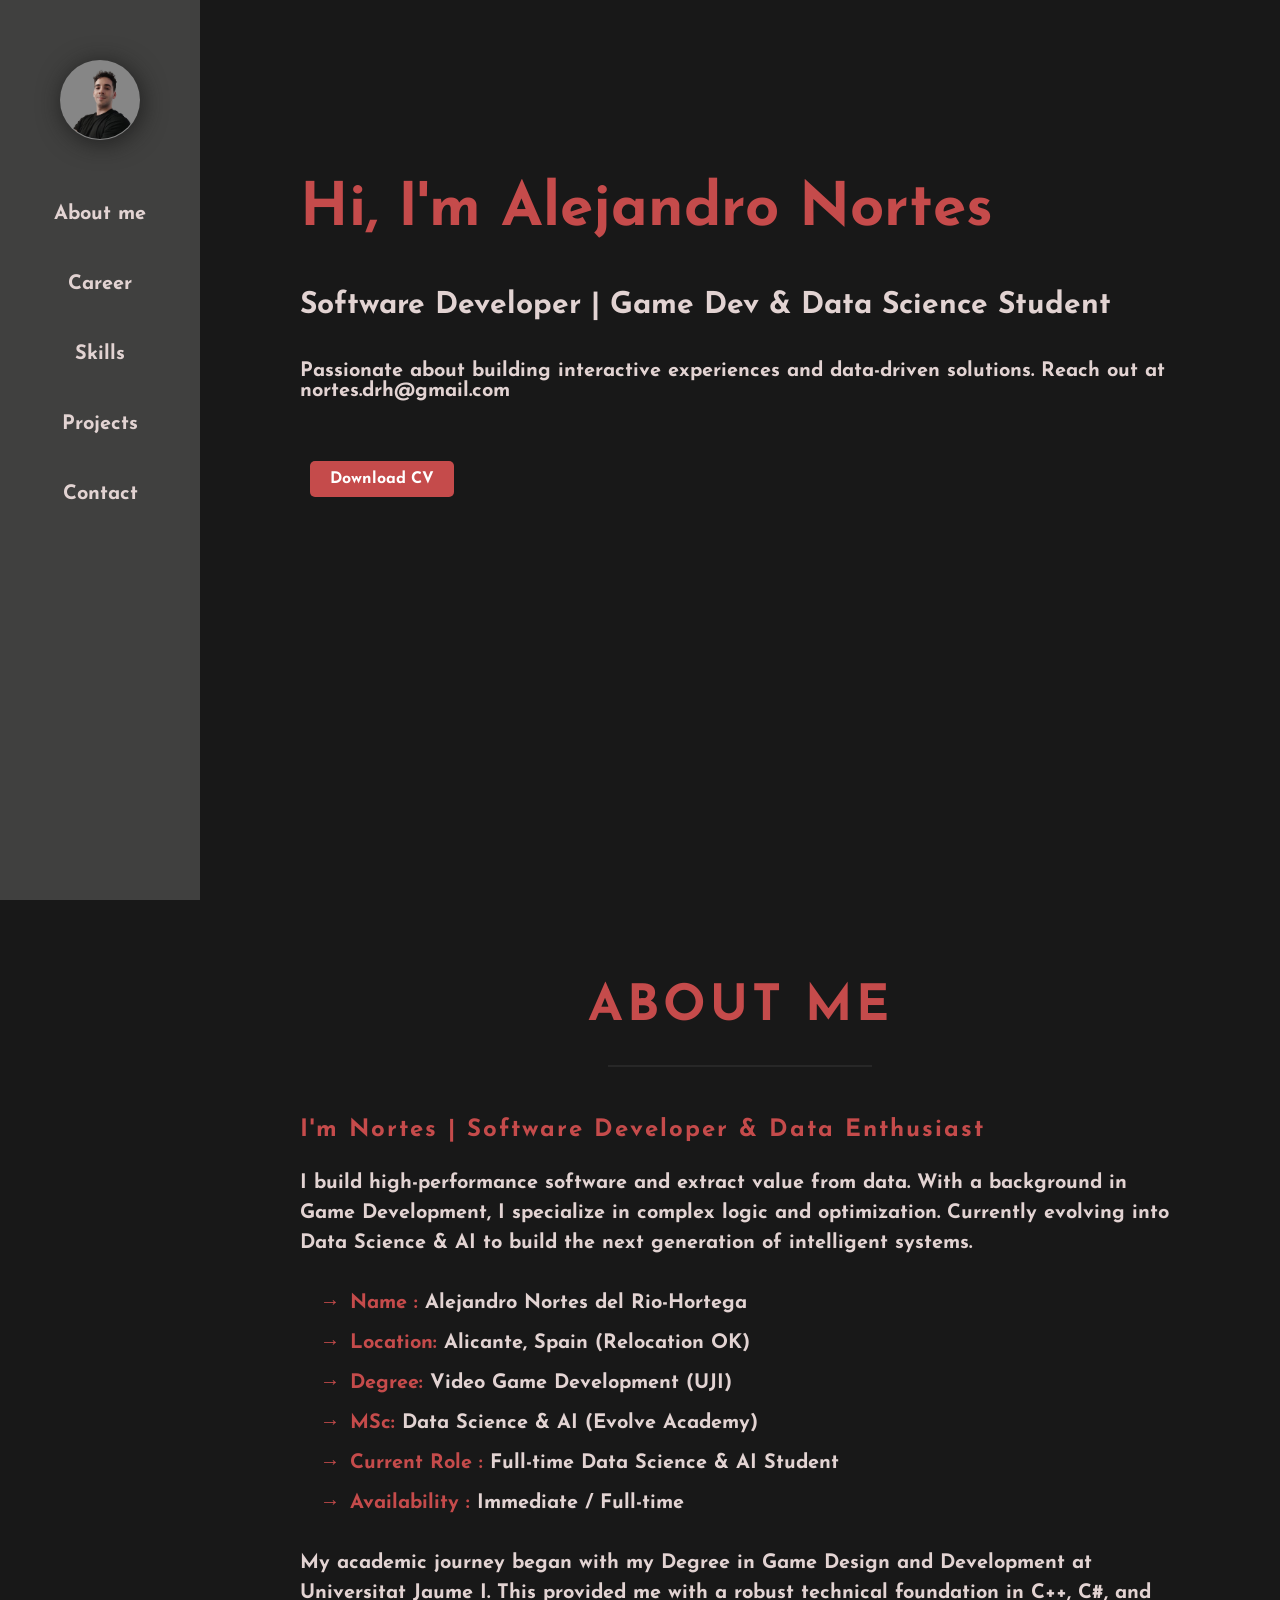
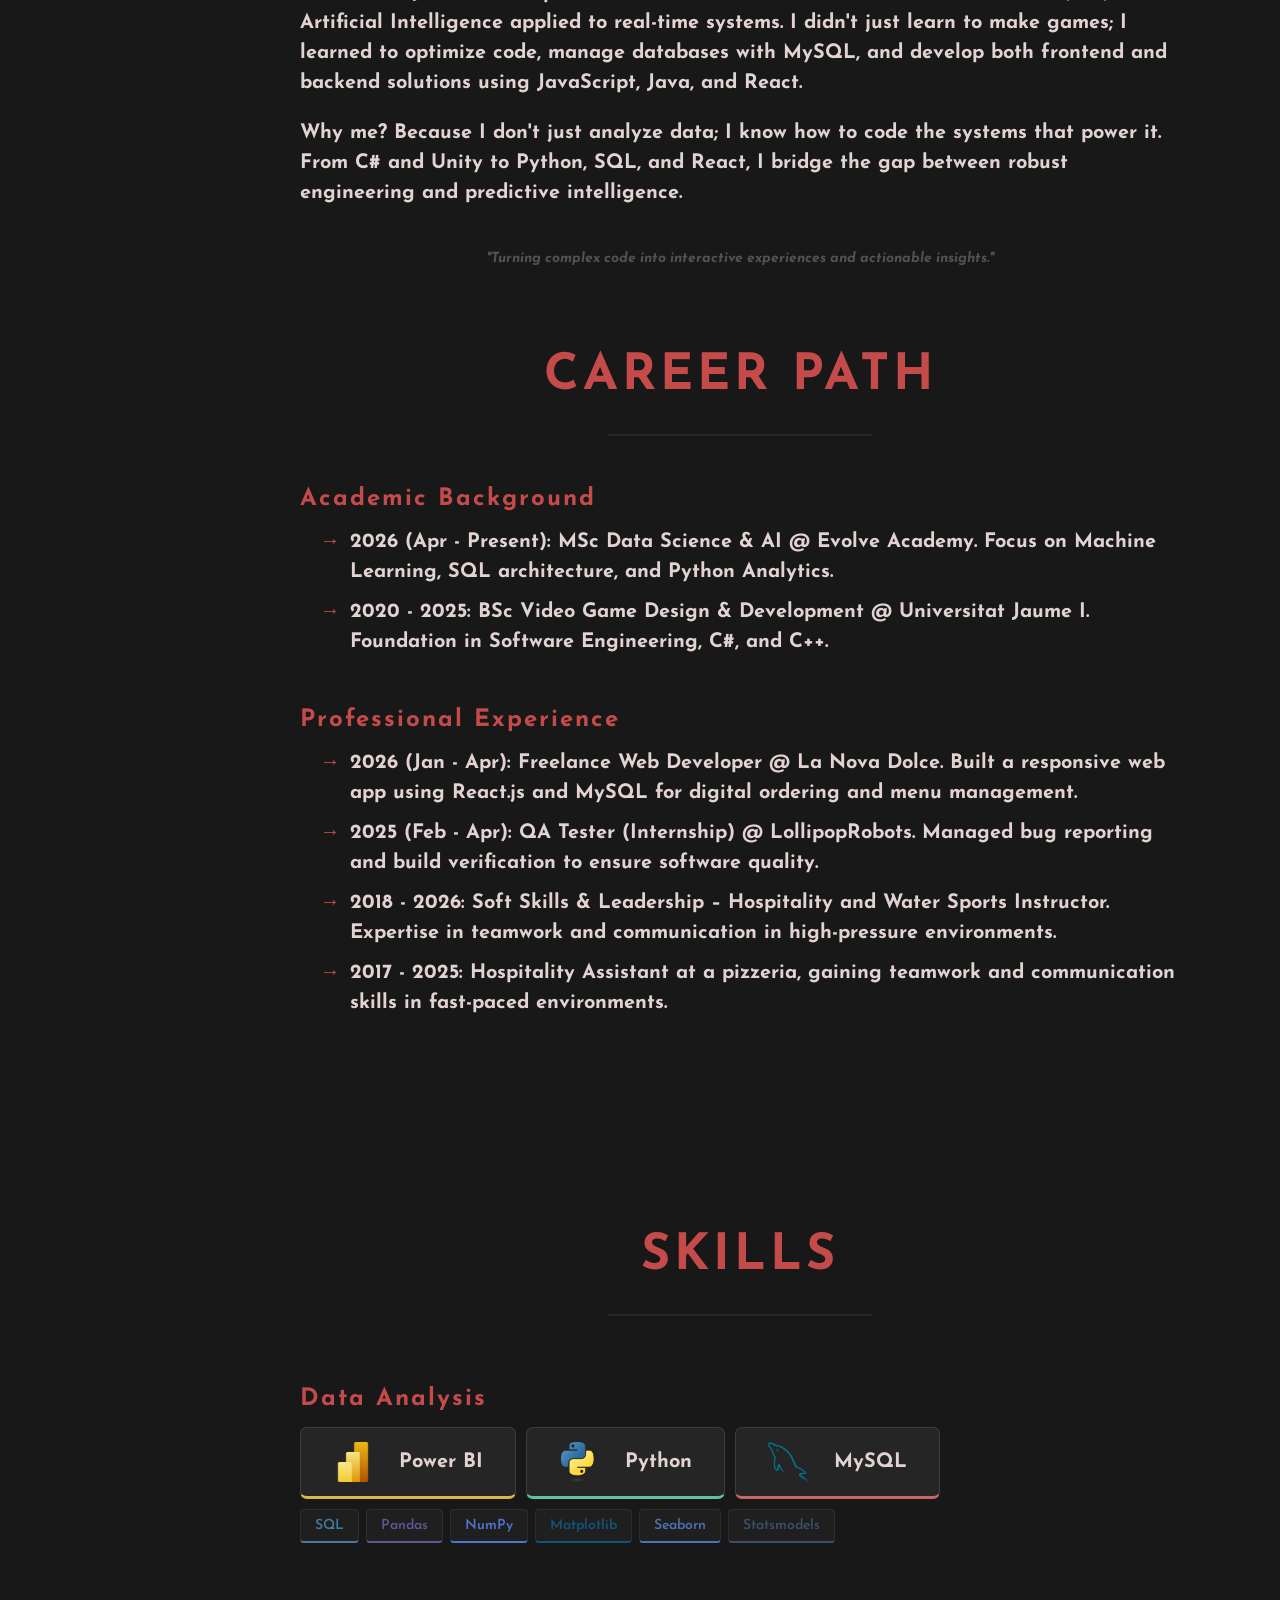
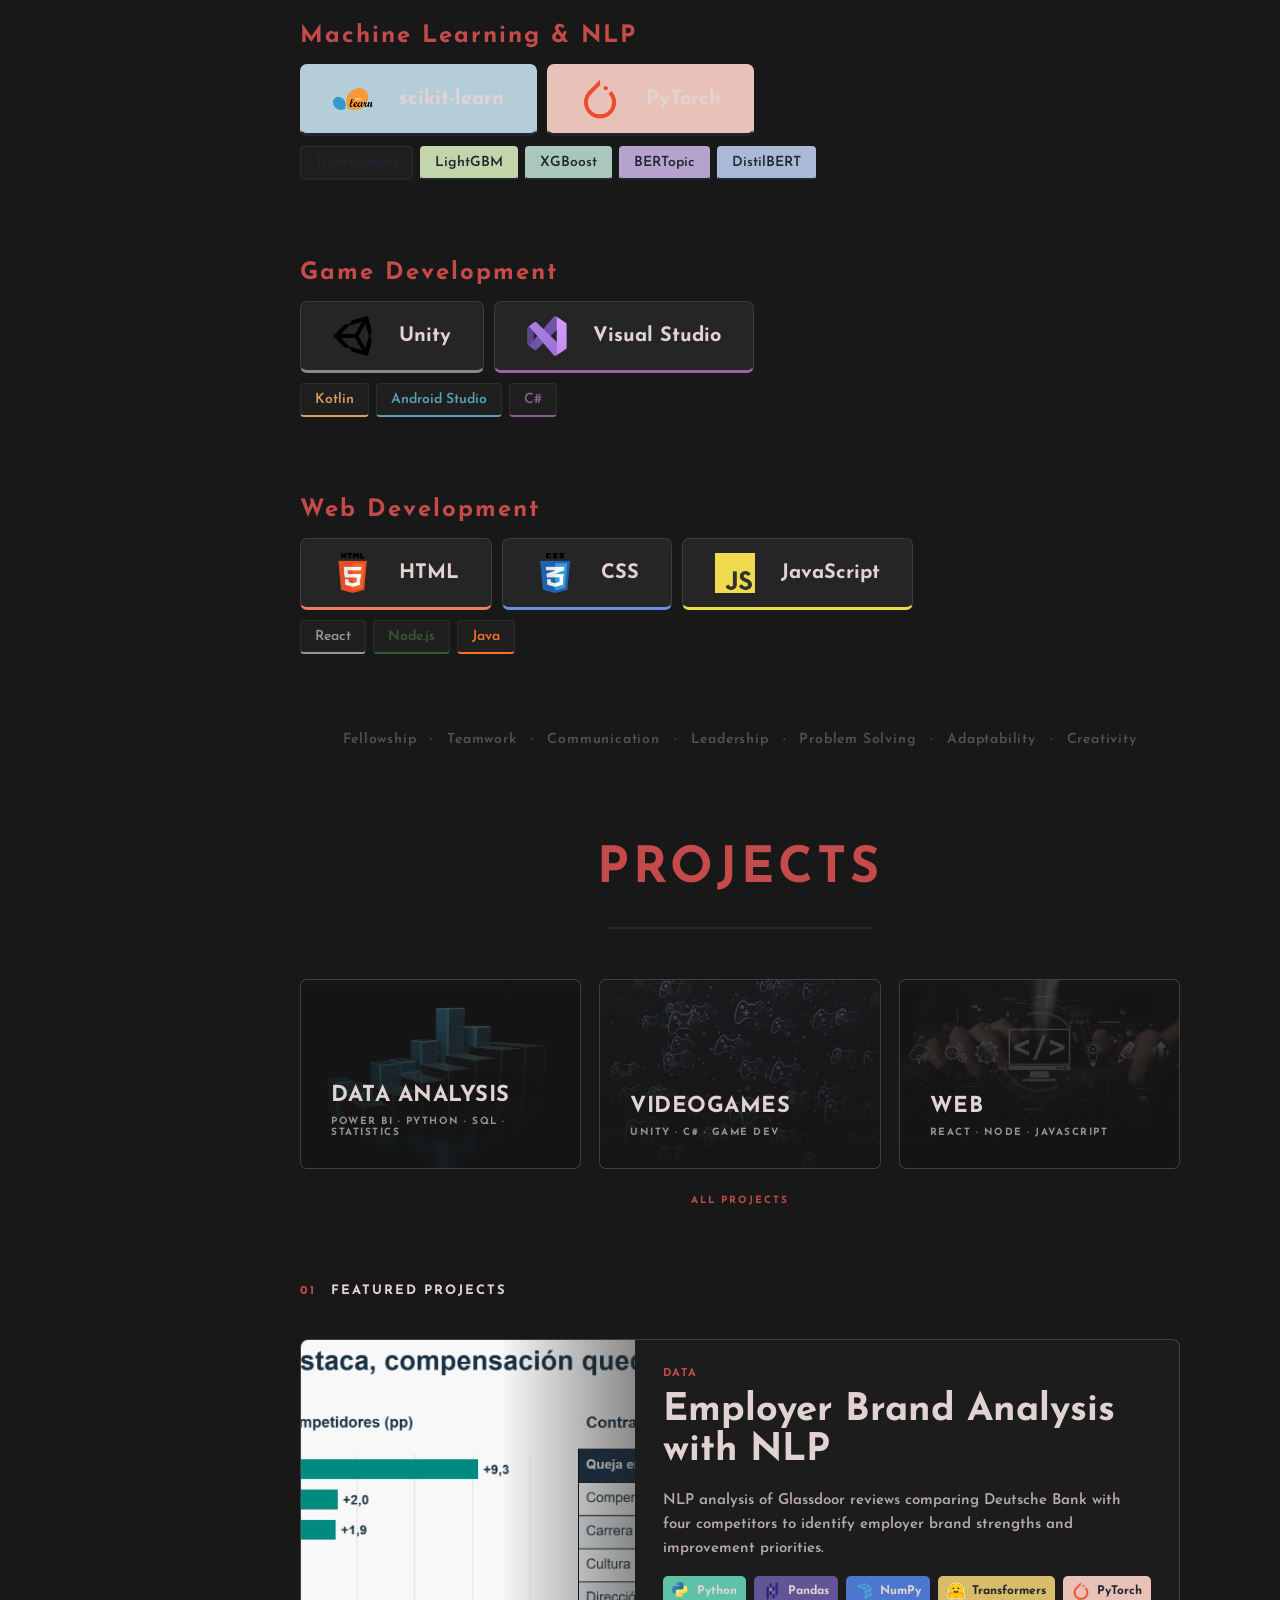
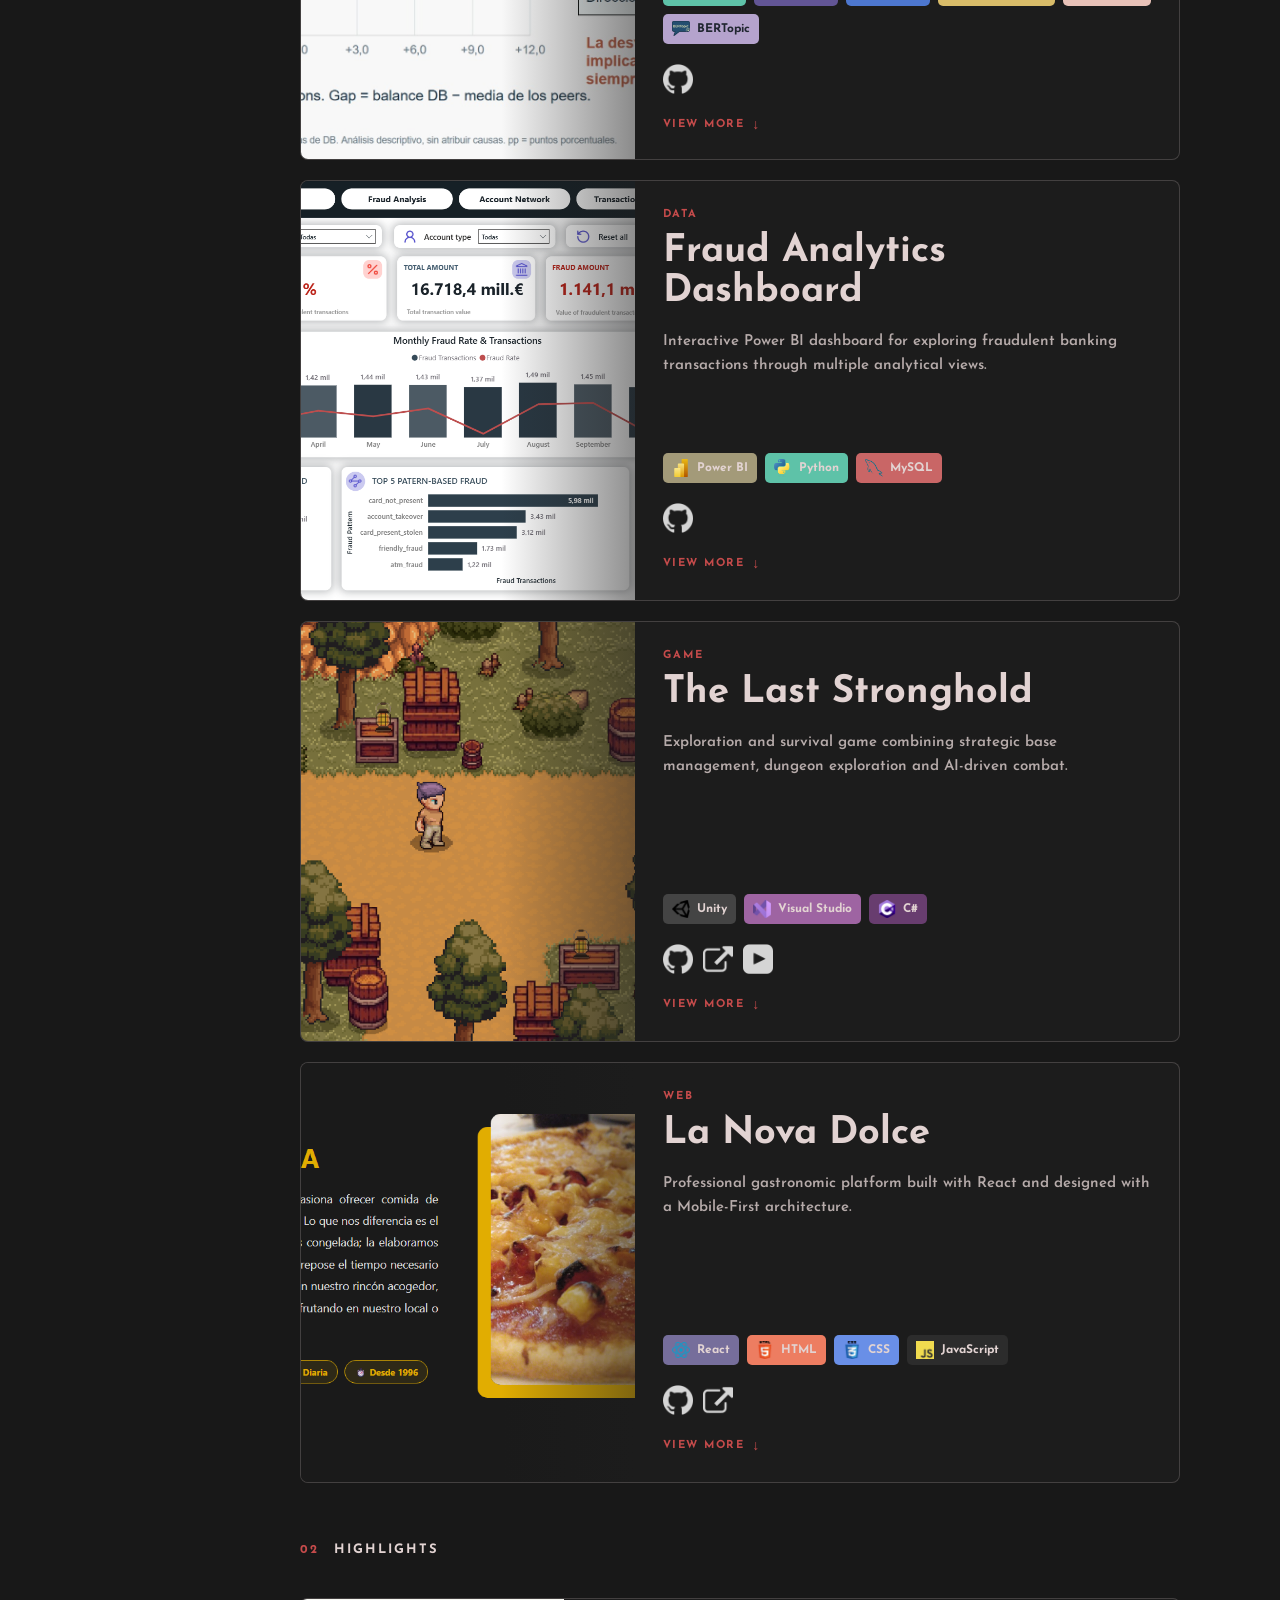
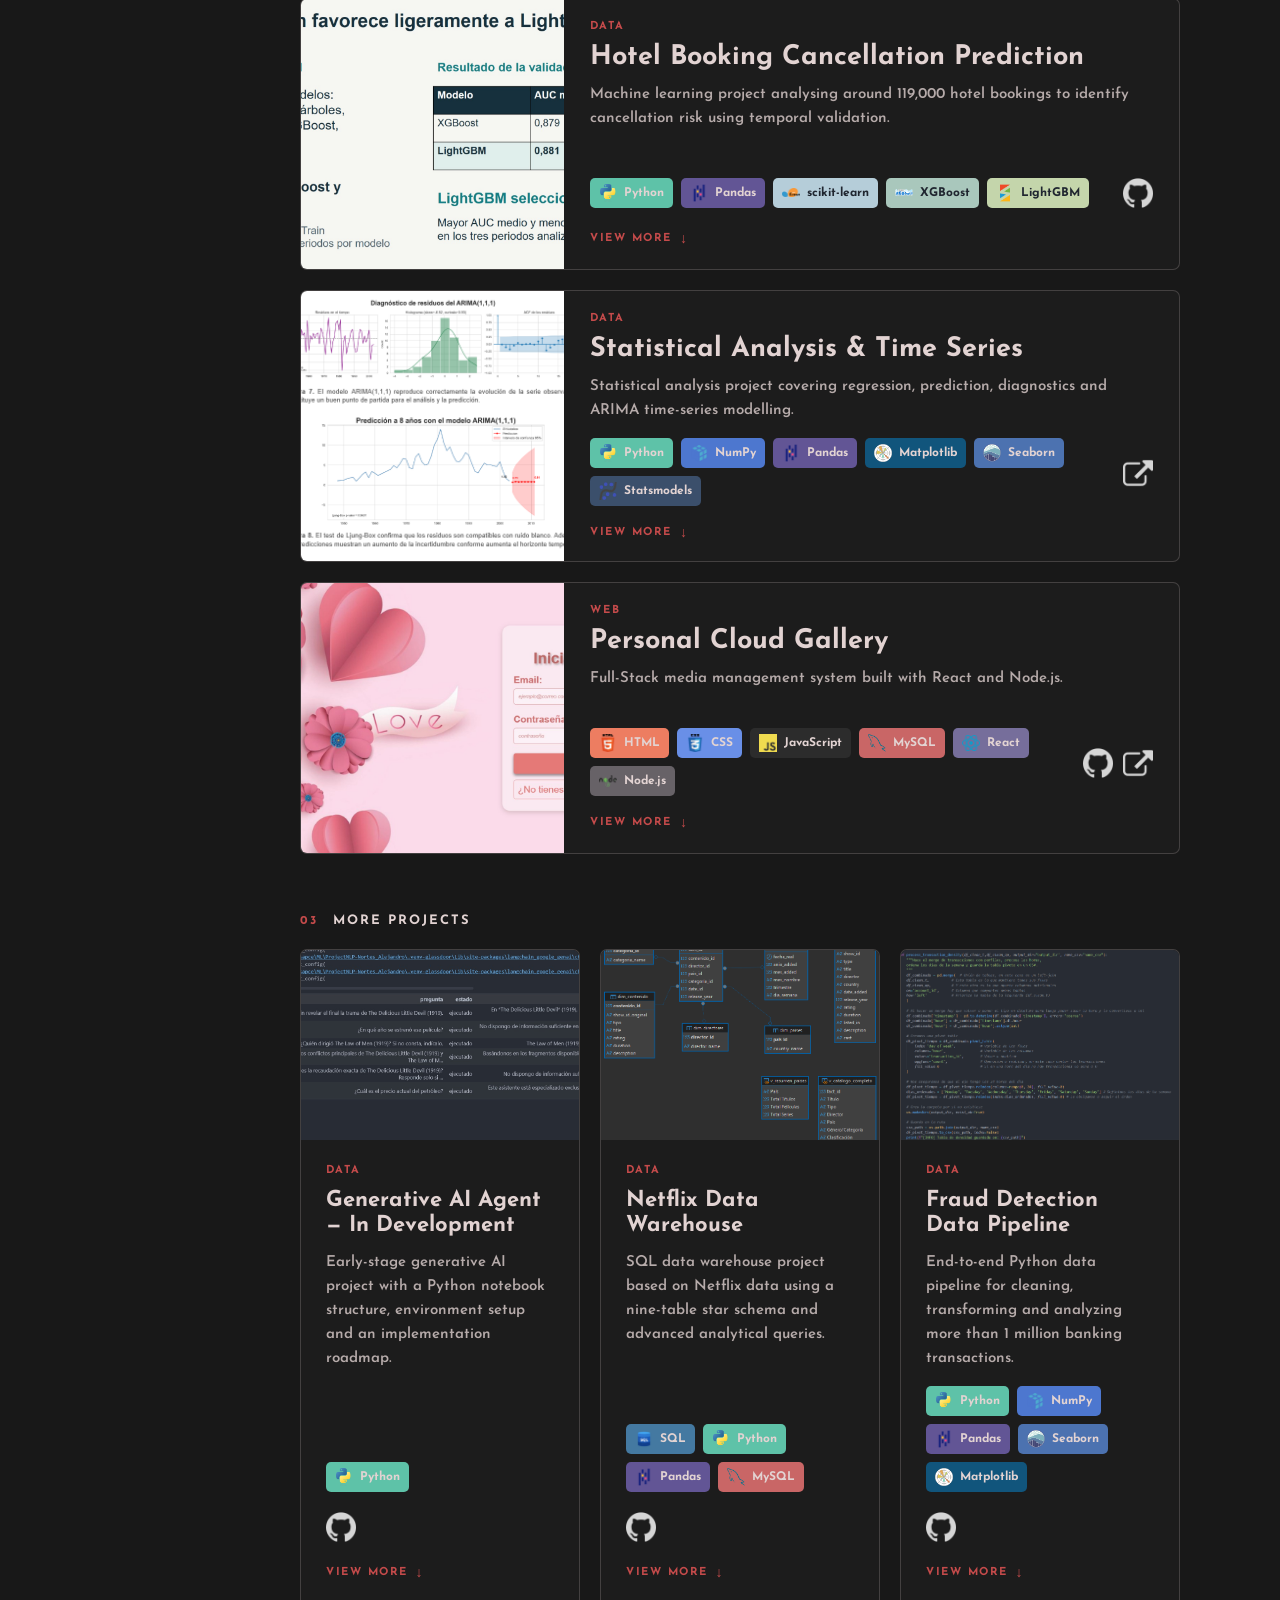
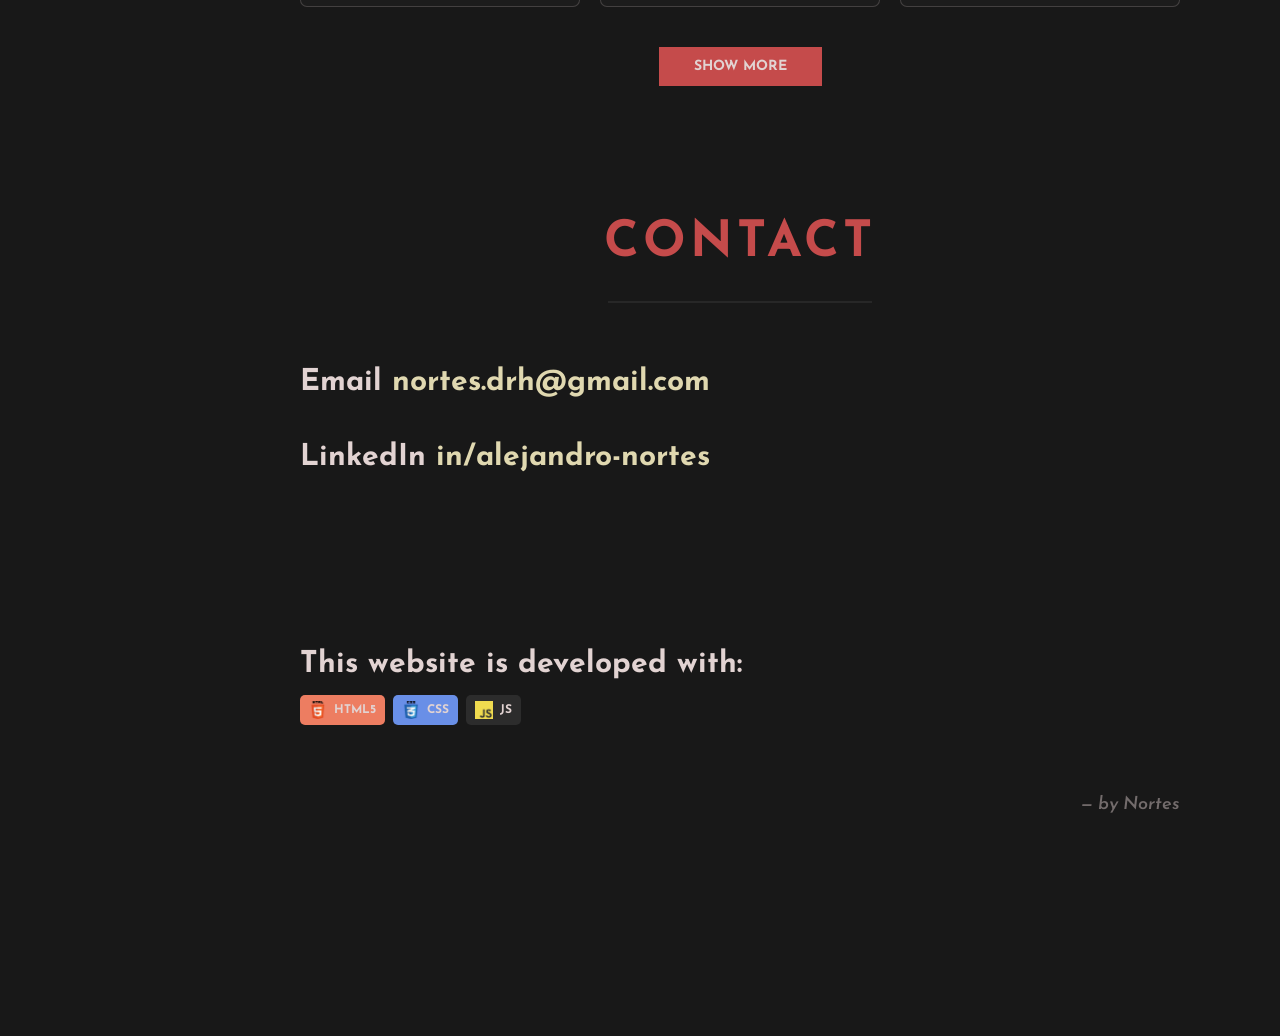
<file: index.html>
<!DOCTYPE html>
<html lang="en">

<head>
    <meta charset="UTF-8">
    <meta name="viewport" content="width=device-width, initial-scale=1.0">

    <title>NortesDev</title>

    <link rel="stylesheet" href="css/styles.css">

    <link rel="stylesheet" href="css/navbar.css">
    <link rel="stylesheet" href="css/home.css">
    <link rel="stylesheet" href="css/about.css">
    <link rel="stylesheet" href="css/career.css">
    <link rel="stylesheet" href="css/skills.css">
    <link rel="stylesheet" href="css/projects.css">
    <link rel="stylesheet" href="css/contact.css">
    

    <link
        rel="stylesheet"
        href="https://cdnjs.cloudflare.com/ajax/libs/animate.css/4.1.1/animate.min.css"
    >
</head>

<body>

    <!-- NAVBAR -->
    <div id="navbar"></div>

    <main>

        <!-- HOME -->
        <div id="home"></div>

        <!-- ABOUT ME -->
        <div id="about"></div>

        <!-- CAREER -->
        <div id="career"></div>

        <!-- SKILLS -->
        <div id="skills"></div>

        <!-- PROJECTS -->
        <div id="projects"></div>

        <!-- CONTACT -->
        <div id="contact"></div>

    </main>

    <script src="js/navigation.js"></script>
    <script src="js/projects.js"></script>
    <script src="js/main.js"></script>

</body>

</html>
</file>
<file: css/styles.css>
@import url('https://fonts.googleapis.com/css2?family=Josefin+Sans:ital,wght@0,100;0,700;1,200;1,400&display=swap');


/* =========================================================
   RESET
========================================================= */

* {
    box-sizing: border-box;
    margin: 0;
    padding: 0;

    font-family: 'Josefin Sans', sans-serif;
}


html {
    scroll-behavior: smooth;
}


body {
    background-color: rgb(24, 24, 24);
}


/* =========================================================
   GLOBAL LAYOUT
========================================================= */

main {
    width: 100%;
}


/*
    El menú ocupa 200px.
    Todas las secciones de escritorio empiezan
    después del menú.
*/

section {
    margin-left: 300px;
    margin-right: 100px;
    position: relative;
}


/* =========================================================
   COMMON TITLE
========================================================= */

.title {
    margin-top: 50px;
    font-size: 50px;
    font-weight: 700;
    text-align: center;
    color: rgb(197, 75, 75);
    letter-spacing: 4px;
    line-height: 1.5;
}

.sub_title {
    margin-top: 15px;
    padding-top: 30px;
    font-size: 24px;
    font-weight: 700;
    color: rgb(197, 75, 75);
    letter-spacing: 2px;
    line-height: 1.5;
}


.divider_title {
    height: 2px;
    background-color: rgba(128, 128, 128, 0.149);
    width: 30%;
    margin: 20px auto 0;
}


/* =========================================================
   COMMON BUTTON
========================================================= */

.button {
    display: inline-block;

    padding: 10px 20px;

    font-size: 16px;
    font-weight: bold;

    color: white;

    background-color: rgb(197, 75, 75);

    text-decoration: none;

    border: none;
    border-radius: 5px;

    cursor: pointer;

    transition: background-color 0.3s ease,
                transform 0.3s ease;
}


.button:hover {
    background-color: rgb(150, 60, 60);

    transform: scale(1.05);
}


/* =========================================================
   RESPONSIVE
========================================================= */

@media (max-width: 1000px) {

    section {
        margin-left: 50px;
        margin-right: 50px;
    }

}


@media (max-width: 750px) {

    section {
        margin-left: 20px;
        margin-right: 20px;
    }


    .title {
        padding-top: 100px;

        font-size: 34px;
    }

    .sub_title {
        font-size: 20px;
        letter-spacing: 2px;
        line-height: 1.5;
    }

    .divider_title {
        width: 60%;
    }

}
</file>
<file: css/navbar.css>
/* =========================================================
   NAVBAR
========================================================= */

.container {
    background-color: rgb(64, 64, 63);

    display: flex;
    flex-direction: column;

    justify-content: flex-start;
    align-items: center;

    height: 100vh;

    padding: 20px 0;

    position: fixed;

    top: 0;
    left: 0;

    width: 200px;

    z-index: 1000;
}


/* =========================================================
   LOGO
========================================================= */

.container .nav_logo {
    cursor: pointer;

    margin-top: 40px;
    padding-bottom: 20px;
}


.container .nav_logo img {
    width: auto;
    height: 80px;

    background-color: rgb(134, 134, 134);

    border: 1px solid transparent;
    border-radius: 100%;

    box-shadow:
        2px 3px 25px rgba(23, 23, 23, 0.8);

    transition: transform 0.3s ease;
}


.container .nav_logo img:hover {
    transform: scale(1.5);
}


/* =========================================================
   NAVIGATION
========================================================= */

.container .nav_menu {
    list-style: none;

    width: 100%;

    padding: 0;
    margin: 0;
}


.container .nav_menu li {
    display: block;

    margin: 30px 0;

    position: relative;
}


.container .nav_menu li a {
    display: block;

    width: 100%;

    padding: 10px 20px;

    font-size: 20px;
    font-weight: 700;

    color: rgb(226, 211, 210);

    text-align: center;

    text-decoration: none;

    transition: color 0.4s ease;
}


.container .nav_menu li a:hover {
    color: rgb(242, 90, 90);
}


/* Underline */

.container .nav_menu li::before {
    content: "";

    position: absolute;

    left: 0;
    bottom: -5px;

    width: 100%;
    height: 3px;

    background-color: rgb(242, 90, 90);

    opacity: 0;

    transition:
        opacity 0.4s ease,
        bottom 0.4s ease;
}


.container .nav_menu li:hover::before {
    opacity: 1;
    bottom: 0;
}


/* =========================================================
   MOBILE MENU BUTTON
========================================================= */

.nav_toggle {
    display: none;
}


/* =========================================================
   OVERLAY MENU
========================================================= */

.overlay-menu {
    position: fixed;

    top: 0;
    left: 0;

    width: 100%;
    height: 100%;

    background-color: rgba(0, 0, 0, 0.9);

    z-index: 9999;

    display: none;

    justify-content: center;
    align-items: center;
}


.overlay-menu.show {
    display: flex;
}


.overlay-menu-list {
    list-style: none;

    padding: 0;

    text-align: center;
}


.overlay-menu-list li {
    margin: 20px 0;
}


.overlay-menu-list a {
    color: rgb(226, 211, 210);

    font-size: 20px;
    font-weight: 900;

    text-decoration: none;

    transition: color 0.3s ease;
}


.overlay-menu-list a:hover {
    color: rgb(242, 90, 90);
}


.my_image img {
    width: 100px;

    border-radius: 50%;

    margin-bottom: 20px;

    transition: transform 0.3s ease;
}


.my_image img:hover {
    transform: scale(1.1);
}


/* =========================================================
   MOBILE
========================================================= */

@media (max-width: 1000px) {

    .container {
        display: none;
    }


    .nav_toggle {
        display: block;

        position: fixed;

        top: 20px;
        left: 20px;

        padding: 10px;

        font-size: 40px;

        color: rgb(226, 211, 210);

        cursor: pointer;

        z-index: 10000;

        transition: transform 0.3s ease;
    }


    .nav_toggle:hover {
        transform: scale(1.1);
    }

}
</file>
<file: css/home.css>
/* =========================================================
   HOME
========================================================= */

#home {
    min-height: 100vh;
}


.inicio {
    min-height: 100vh;

    padding-top: 180px;
}


/* =========================================================
   NAME
========================================================= */

.inicio .name {
    font-size: 60px;

    font-weight: 700;

    color: rgb(197, 75, 75);
}


/* =========================================================
   WHAT I DO
========================================================= */

.inicio .whatIdo {
    padding-top: 50px;

    font-size: 30px;

    font-weight: 700;

    color: rgb(226, 211, 210);
}


/* =========================================================
   CONTACT TEXT
========================================================= */

.inicio .contactWithMe {
    padding-top: 40px;

    font-size: 20px;

    font-weight: 700;

    color: rgb(226, 211, 210);
}


/* =========================================================
   CV BUTTON
========================================================= */

.go_cvc {
    padding-top: 60px;
    padding-left: 10px;

    display: flex;
    flex-wrap: wrap;
    align-items: center;
    gap: 12px;
}

.go_cvc .button-secondary {
    opacity: 0.7;
}

.go_cvc .button-secondary:hover {
    opacity: 1;
}


/* =========================================================
   MOBILE
========================================================= */

@media (max-width: 750px) {

    .inicio {
        padding-top: 130px;
    }

    .inicio .name {
        font-size: 45px;
    }

    .inicio .whatIdo {
        font-size: 24px;
        line-height: 1.5;
    }

    .inicio .contactWithMe {
        font-size: 18px;
        line-height: 1.5;
    }

    .go_cvc {
        display: grid;
        justify-items: start;
        gap: 10px;
    }

}
</file>
<file: css/about.css>
/* =========================================================
   ABOUT ME
========================================================= */

#about {
    min-height: 100vh;
}


.about_me {
    min-height: 100vh;

    position: relative;
    padding-top: 20px;
}

/* =========================================================
   TEXT
========================================================= */

.about_me .text {
    padding-top: 20px;
    font-size: 20px;
    font-weight: 700;
    color: rgb(226, 211, 210);
    line-height: 1.5;
}


/* =========================================================
   INFORMATION LIST
========================================================= */

.about_me .table {
    list-style: none;

    padding-top: 20px;
    padding-left: 20px;
    line-height: 1.5;
}


.about_me .table li {
    position: relative;

    margin: 10px 0;

    padding-left: 30px;

    font-size: 20px;

    font-weight: 700;

    color: rgb(226, 211, 210);
}


.about_me .table li::before {
    content: "→";

    position: absolute;

    left: 0;
    top: 0;

    color: rgb(197, 75, 75);
}


.about_me .table .firts {
    color: rgb(197, 75, 75);
}


.about_me .table .second {
    color: rgb(226, 211, 210);
}


/* =========================================================
   MOBILE
========================================================= */

@media (max-width: 750px) {

    .about_me .name {
        padding-top: 60px;
        font-size: 24px;
    }


    .about_me .text {
        font-size: 16px;
    }


    .about_me .table {
        padding-left: 0;
    }


    .about_me .table li {
        font-size: 14px;
    }

}
</file>
<file: css/career.css>
/* =========================================================
   ABOUT ME
========================================================= */

#career {
    min-height: 100vh;
}

.career {
    min-height: 100vh;
    position: relative;
    padding-top: 20px;
}

/* =========================================================
   NAME
========================================================= */

.career .name {
    padding-top: 80px;
    font-size: 30px;
    font-weight: 700;
    color: rgb(197, 75, 75);
}

/* =========================================================
   TEXT
========================================================= */

.career .text {
    padding-top: 20px;
    font-size: 20px;
    font-weight: 700;
    color: rgb(226, 211, 210);
    text-align: justify;
}

/* =========================================================
   INFORMATION LIST
========================================================= */

.career .table {
    list-style: none;
    padding-left: 20px;
}

.career .table li {
    position: relative;
    margin: 10px 0;
    padding-left: 30px;
    font-size: 20px;
    font-weight: 700;
    color: rgb(226, 211, 210);
    line-height: 1.5;
}

.career .table li::before {
    content: "→";
    position: absolute;
    left: 0;
    top: 0;
    color: rgb(197, 75, 75);
}

.career .table .first {
    color: rgb(197, 75, 75);
}

.career .table .second {
    color: rgb(226, 211, 210);
}

/* =========================================================
   MOBILE
========================================================= */

@media (max-width: 750px) {
    .career .text {
        font-size: 16px;
    }

    .career .table {
        padding-left: 0;
    }

    .career .table li {
        font-size: 16px;
    }
}
</file>
<file: css/skills.css>
/* =====================================================
   SKILLS
===================================================== */

#skills {
    min-height: 100vh;
}

.skills {
    padding-top: 20px;
    display: flex;
    flex-direction: column;
    height: 100%;
}

.skills_container {
    width: 100%;
}


/* =====================================================
   SECTION
===================================================== */

.skills_section {
    margin-bottom: 45px;
}


/* =====================================================
   MAIN SKILLS
===================================================== */

.skills_featured {
    display: flex;
    flex-wrap: wrap;
    align-items: center;
    margin-top: 10px;
    gap: 10px;
    width: fit-content;
    max-width: 100%;
}

.skill_main {
    display: inline-flex;
    align-items: center;
    justify-content: center;

    gap: 16px;

    min-width: 0;
    min-height: 58px;
    padding: 14px 32px;

    border-radius: 7px;
    background-color: rgba(226, 211, 210, 0.07);
    border: 1px solid rgba(226, 211, 210, 0.13);
    border-bottom: 3px solid currentColor;

    transition:
        transform 0.2s ease,
        background-color 0.2s ease;
}

.skill_main:hover {
    transform: translateY(-3px);

    background-color:
        rgba(226, 211, 210, 0.12);
}

.skill_main img {
    width: 40px;
    height: 40px;
    margin-right: 10px;
    object-fit: contain;
}

.skill_main span {
    font-size: 20px;
    font-weight: 700;
    color: rgb(226, 211, 210);

    white-space: nowrap;
}


/* =====================================================
   DATA
===================================================== */

.skill_main.python {
    color: #5ec2a8;
}

.skill_main.powerbi {
    color: #d6b84c;
}

.skill_main.sql {
    color: #4479A1;
}

.skill_main.mysql {
    color: #c96666;
}


/* =====================================================
   GAME
===================================================== */

.skill_main.unity {
    color: #888888;
}

.skill_main.csharp {
    color: #8b5c93;
}

.skill_main.visual {
    color: #9e64a2;
}



/* =====================================================
   WEB
===================================================== */

.skill_main.javascript {
    color: #f0db4f;
}

.skill_main.html {
    color: #ed7d61;
}

.skill_main.css {
    color: #698fe7;
}


/* =====================================================
   SECONDARY SKILLS
===================================================== */

.skills_secondary {
    display: flex;
    flex-wrap: wrap;
    gap: 7px;
    margin-top: 10px;
}


.skill_tag {

    display: inline-flex;

    align-items: center;

    padding: 8px 14px;

    border-radius: 4px;

    background-color:
        rgba(226, 211, 210, 0.035);

    border: 1px solid
        rgba(226, 211, 210, 0.08);

    border-bottom: 2px solid currentColor;

    font-size: 14px;
    font-weight: 600;

    color:
        rgba(226, 211, 210, 0.65);

    transition:
        background-color 0.2s ease,
        transform 0.2s ease;
}


.skill_tag:hover {

    transform: translateY(-1px);

    background-color:
        rgba(226, 211, 210, 0.08);
}


/* Data */

.skill_tag.pandas {
    color: #625595;
}

.skill_tag.numpy {
    color: #4D77CF;
}

.skill_tag.matplotlib {
    color: #11557C;
}

.skill_tag.seaborn {
    color: #4C72B0;
}

.skill_tag.statsmodels {
    color: #3B4F6B;
}

.skill_tag.sql {
    color: #4479A1;
}


/* Game */

.skill_tag.csharp {
    color: #8b5c93;
}

.skill_tag.kotlin {
    color: #dda159;
}

.skill_tag.android {
    color: #56a5bd;
}

.skill_tag.visual {
    color: #9e64a2;
}


/* Web */

.skill_tag.node {
    color: #345b33;
}

.skill_tag.html {
    color: #ed7d61;
}

.skill_tag.css {
    color: #698fe7;
}

.skill_tag.java {
    color: #fc7222;
}

.skill_main.scikitlearn {
    background-color: #B5CDD9;
}

.skill_main.transformers {
    background-color: #D8BC69;
}

.skill_main.pytorch {
    background-color: #E8C2B8;
}

.skill_tag.lightgbm {
    background-color: #C4D5AB;
}

.skill_tag.xgboost {
    background-color: #A9C7BC;
}

.skill_tag.bertopic {
    background-color: #B5A3CD;
}

.skill_tag.distilbert {
    background-color: #A9B9D6;
}

.skills_section.ai .skill_main,
.skills_section.ai .skill_tag {
    color: #202630;
}

.skills_section.ai .skill_main img {
    object-fit: contain;
}

/* =====================================================
   PERSONAL SKILLS
===================================================== */

.soft_skills {
    margin-top: auto;
    padding-top: 30px;
    padding-bottom: 12px;

    display: flex;
    justify-content: center;
    align-items: center;
    flex-wrap: wrap;
    width: 100%;

    line-height: 1.5;
}

.soft_skills span {
    font-size: 14px;
    font-weight: 600;
    color: #535353;
    letter-spacing: 0.8px;
    white-space: nowrap;
}

.soft_skills span:not(:last-child)::after {
    content: "·";
    margin: 0 14px;
    color: #444;
    font-weight: 700;
}

/* Soft skill accents */

.soft-skill.fellowship {
    color: #5d3161;
}

.soft-skill.teamwork {
    color: #ab4f58;
}

.soft-skill.communication {
    color: #559060;
}

.soft-skill.adaptability {
    color: #ab9b5d;
}

.soft-skill.decision-making {
    color: #b28d59;
}

.soft-skill.creativity {
    color: #6db9c5;
}

.soft-skill.organizational {
    color: #8f6572;
}

/* =====================================================
   TABLET
===================================================== */
@media (max-width: 750px) {

    .skills_container {
        margin-top: 40px;
        padding-left: 20px;
        padding-right: 20px;
    }

    .skills_section {
        margin-bottom: 38px;
    }

    .skills_section h3 {
        font-size: 17px;
    }

    .skills_featured {
        width: 100%;
        gap: 8px;
    }

    .skill_main {
        min-height: 54px;
        padding: 10px 14px;
    }

    .skill_main img {
        width: 26px;
        height: 26px;
    }

    .skill_main span {
        font-size: 14px;
    }
}


/* =====================================================
   MOBILE
===================================================== */

@media (max-width: 500px) {

    .skills_container {
        margin-top: 35px;
        padding-left: 15px;
        padding-right: 15px;
    }

    .skills_section {
        margin-bottom: 32px;
    }

    .skills_section h3 {
        font-size: 16px;
        margin-bottom: 12px;
    }

    .skills_featured {
        width: 100%;
        flex-wrap: wrap;
        gap: 7px;
    }

    .skill_main {
        min-height: 50px;
        padding: 9px 12px;
    }

    .skill_main img {
        width: 23px;
        height: 23px;
    }

    .skill_main span {
        font-size: 13px;
    }

    .skill_tag {
        font-size: 11px;
        padding: 5px 8px;
    }

    .soft-skills-section {
        margin-top: 5px;
    }

    .personal_skills {
        padding: 20px 0;
    }
}
</file>
<file: css/projects.css>
/* =========================================================
   PROJECTS
========================================================= */

#projects {
    min-height: 100vh;
}

.proyect {
    position: relative;
    padding-top: 20px;
}


/* =========================================================
   FILTERS
========================================================= */

.project-filters {

    display: grid;

    grid-template-columns:
        repeat(3, 1fr);

    gap: 18px;

    margin-top: 50px;
}


/* =========================================================
   CATEGORY BUTTON
========================================================= */

.filter-btn {

    position: relative;

    min-height: 190px;

    padding: 30px;

    display: flex;
    flex-direction: column;
    justify-content: flex-end;
    align-items: flex-start;

    overflow: hidden;

    background-color: rgb(30, 30, 30);

    border: 1px solid
        rgba(226, 211, 210, 0.18);

    border-radius: 7px;

    color: rgb(226, 211, 210);

    cursor: pointer;

    text-align: left;

    isolation: isolate;

    transition:
        transform 0.3s ease,
        border-color 0.3s ease;
}


/* =========================================================
   BACKGROUND IMAGE
========================================================= */

.filter-btn::before {

    content: "";

    position: absolute;

    inset: 0;

    z-index: -2;

    background-image:
        var(--filter-image);

    background-size: cover;
    background-position: center;

    opacity: 0.28;

    transform: scale(1);

    transition:
        transform 0.5s ease,
        opacity 0.3s ease;
}


/* =========================================================
   DARK OVERLAY
========================================================= */

.filter-btn::after {

    content: "";

    position: absolute;

    inset: 0;

    z-index: -1;

    background:
        linear-gradient(
            180deg,
            rgba(20, 20, 20, 0.15) 0%,
            rgba(20, 20, 20, 0.85) 100%
        );
}


/* =========================================================
   HOVER
========================================================= */

.filter-btn:hover {

    transform:
        translateY(-5px);

    border-color:
        rgba(197, 75, 75, 0.7);
}


.filter-btn:hover::before {

    transform:
        scale(1.06);

    opacity: 0.4;
}


/* =========================================================
   ACTIVE
========================================================= */

.filter-btn.active {

    border-color:
        rgb(197, 75, 75);

    box-shadow:
        0 10px 35px
        rgba(0, 0, 0, 0.25);
}


.filter-btn.active::before {

    opacity: 0.38;
}


/* =========================================================
   TEXT
========================================================= */

.filter-name {

    font-size: 22px;

    line-height: 1;

    font-weight: 900;

    letter-spacing: 0.5px;
}


.filter-count {

    margin-top: 9px;

    font-size: 10px;

    font-weight: 800;

    letter-spacing: 1.5px;

    opacity: 0.65;
}


/* =========================================================
   ALL PROJECTS
========================================================= */

.filter-all-container {
    display: flex;
    justify-content: center;
    margin-top: 18px;
}

.filter-all {
    padding: 8px 18px;
    background: transparent;
    border: none;
    color: rgba(226, 211, 210, 0.45);
    font-size: 10px;
    font-weight: 900;
    letter-spacing: 2px;
    cursor: pointer;
    transition: color 0.2s ease;
}

.filter-all:hover {
    color: rgb(226, 211, 210);
}

.filter-all.active {
    color: rgb(197, 75, 75);
}


/* =========================================================
   MAIN CONTAINER
========================================================= */

#projects-container {
    display: flex;
    flex-direction: column;

    gap: 60px;
    margin-top: 70px;
}


/* =========================================================
   SECTION HEADERS
========================================================= */

.project-section-header {
    display: flex;
    align-items: center;

    gap: 15px;
    margin-bottom: 22px;
}

.project-section-header span {
    font-size: 12px;
    font-weight: 900;
    letter-spacing: 2px;

    color: rgb(197, 75, 75);
}

.project-section-header h3 {
    margin: 0;

    font-size: 13px;
    font-weight: 900;
    letter-spacing: 2px;

    color: rgb(226, 211, 210);
}


/* =========================================================
   SECTION LAYOUTS
========================================================= */

.projects-featured-section {
    display: flex;
    flex-direction: column;

    gap: 20px;
}

.projects-highlights-section {
    display: flex;
    flex-direction: column;

    gap: 20px;
}

.projects-grid-section .project-section-header {
    margin-bottom: 22px;
}

.projects-grid-section .carousel-item {
    width: 100%;
}

.projects-grid {
    display: grid;

    grid-template-columns:
        repeat(3, minmax(0, 1fr));

    gap: 20px;

    /* Hace que las tarjetas de una misma fila
       tengan la misma altura */
    align-items: stretch;
}


/* =========================================================
   VISIBILITY
========================================================= */

.carousel-item {
    display: none;
    width: 100%;
}

.carousel-item.visible {
    display: block !important;
}

.carousel-item.hide-filter {
    display: none;
}

.section-hidden {
    display: none !important;
}


/* =========================================================
   FEATURED
========================================================= */

.project-featured {
    display: grid;
    grid-template-columns: 38% 62%;
    align-items: stretch;
    width: 100%;

    margin-top: 0;

    background-color:
        rgba(30, 30, 30, 0.8);

    border: 1px solid
        rgba(226, 211, 210, 0.2);

    border-radius: 8px;

    overflow: hidden;

    transition:
        transform 0.3s ease,
        border-color 0.3s ease,
        box-shadow 0.3s ease;
}

.project-featured:hover {
    transform: translateY(-5px);

    border-color:
        rgba(197, 75, 75, 0.65);

    box-shadow:
        0 15px 40px
        rgba(0, 0, 0, 0.25);
}


/* =========================================================
   FEATURED IMAGE
========================================================= */

.project-featured-image {
    position: relative;
    height: 100%;
    min-height: 0;
    overflow: hidden;
}

.project-featured-image::after {
    content: "";

    position: absolute;
    inset: 0;

    background:
        linear-gradient(
            90deg,
            transparent 60%,
            rgba(30, 30, 30, 0.5)
        );

    pointer-events: none;
}

.project-featured-image img {
    display: block;
    width: 100%;
    height: 100%;
    object-fit: cover;

    transition:
        transform 0.6s ease;
}

.project-featured:hover
.project-featured-image img {
    transform: scale(1.04);
}


/* =========================================================
   FEATURED CONTENT
========================================================= */

.project-featured-content {
    display: flex;
    flex-direction: column;

    justify-content: center;

    padding: 28px;
}

.project-label {
    margin-bottom: 12px;

    font-size: 11px;
    font-weight: 900;
    letter-spacing: 2px;

    color: rgb(197, 75, 75);
}

.project-featured-content h2 {
    margin: 0 0 18px;

    font-size: 38px;
    line-height: 1.05;
    font-weight: 900;

    color: rgb(226, 211, 210);
}


/* =========================================================
   DESCRIPTION
========================================================= */

.project-description-wrapper {
    position: relative;

    width: 100%;

    /*
        No ponemos margin-bottom aquí porque
        VIEW MORE está después de skills + links.
    */
}

.project-short-description,
.project-description {
    margin: 0;

    font-size: 15px;
    line-height: 1.6;
    font-weight: 600;

    color:
        rgba(226, 211, 210, 0.78);

    transition:
        opacity 0.3s ease,
        visibility 0.3s ease;
}


/* Descripción corta visible */

.project-short-description {
    opacity: 1;
    visibility: visible;
}


/* Descripción larga inicialmente oculta */

.project-description {
    position: absolute;

    top: 0;
    left: 0;

    width: 100%;

    opacity: 0;
    visibility: hidden;
}


/* =========================================================
   EXPANDED DESCRIPTION
========================================================= */

.carousel-item.expanded
.project-short-description {
    opacity: 0;
    visibility: hidden;
}

.carousel-item.expanded
.project-description {
    opacity: 1;
    visibility: visible;
}


/* =========================================================
   PROJECT EXTRA
   SKILLS + LINKS
========================================================= */

.project-extra {
    margin-top: auto;

    transition:
        opacity 0.25s ease,
        visibility 0.25s ease;
}


/*
    Al expandir:

    - desaparecen technologies
    - desaparecen links
    - no reciben clicks
*/

.carousel-item.expanded
.project-extra {
    opacity: 0;
    visibility: hidden;

    pointer-events: none;
}


/* =========================================================
   FEATURES
========================================================= */

.project-features {
    margin-top: 20px;

    padding-top: 18px;

    border-top:
        1px solid
        rgba(226, 211, 210, 0.12);
}

.project-features-title {
    margin-bottom: 10px;

    font-size: 10px;
    font-weight: 900;
    letter-spacing: 2px;

    color: rgb(197, 75, 75);
}

.project-features ul {
    margin: 0;
    padding-left: 17px;
}

.project-features li {
    margin-bottom: 5px;

    font-size: 13px;
    line-height: 1.5;
    font-weight: 600;

    color:
        rgba(226, 211, 210, 0.7);
}


/* =========================================================
   VIEW MORE / VIEW LESS
========================================================= */

.project-view-more {
    display: flex;
    align-items: center;

    gap: 8px;

    width: fit-content;

    margin-top: 18px;
    padding: 0;

    background: none;
    border: none;

    color: rgb(197, 75, 75);

    font-size: 11px;
    font-weight: 900;
    letter-spacing: 1.5px;

    cursor: pointer;

    transition:
        color 0.2s ease,
        opacity 0.25s ease;
}

.project-view-more:hover {
    color: rgb(226, 211, 210);
}

.view-more-arrow {
    font-size: 14px;

    transition:
        transform 0.25s ease;
}

.project-view-more:hover
.view-more-arrow {
    transform: translateY(3px);
}

.carousel-item.expanded
.view-more-arrow {
    transform: translateY(-2px);
}


/* =========================================================
   HIGHLIGHTS
========================================================= */

.project-highlight {
    display: grid;
    grid-template-columns: 30% 70%;
    min-height: 230px;
    background-color: rgba(30, 30, 30, 0.8);
    border: 1px solid rgba(226, 211, 210, 0.2);
    border-radius: 7px;
    overflow: hidden;
    transition:
        transform 0.25s ease,
        border-color 0.25s ease,
        box-shadow 0.25s ease;
}

.project-highlight:hover {
    transform: translateY(-4px);

    border-color:
        rgba(197, 75, 75, 0.6);

    box-shadow:
        0 10px 30px
        rgba(0, 0, 0, 0.2);
}


/* =========================================================
   HIGHLIGHT IMAGE
========================================================= */

.project-highlight-image {
    height: 100%;
    min-height: 0;
    overflow: hidden;
}

.project-highlight-image img {
    display: block;
    width: 100%;
    height: 100%;
    object-fit: cover;

    transition:
        transform 0.5s ease;
}

.project-highlight:hover
.project-highlight-image img {
    transform: scale(1.05);
}


/* =========================================================
   HIGHLIGHT CONTENT
========================================================= */

.project-highlight-content {
    display: flex;
    flex-direction: column;

    justify-content: center;

    padding: 22px 26px;
}

.project-highlight-content h2 {
    margin: 0 0 12px;

    font-size: 27px;
    font-weight: 900;

    color: rgb(226, 211, 210);
}


/* =========================================================
   HIGHLIGHT BOTTOM
========================================================= */

.project-highlight-bottom {
    display: flex;
    align-items: center;
    justify-content: space-between;

    gap: 20px;

    margin-top: auto;
}


/* =========================================================
   GRID CARDS
========================================================= */

.project-grid-card {
    display: flex;
    flex-direction: column;

    width: 100%;
    height: 100%;

    background-color:
        rgba(30, 30, 30, 0.8);

    border: 1px solid
        rgba(226, 211, 210, 0.2);

    border-radius: 7px;

    overflow: hidden;

    transition:
        transform 0.25s ease,
        border-color 0.25s ease,
        box-shadow 0.25s ease;
}

.project-grid-card:hover {
    transform: translateY(-5px);

    border-color:
        rgba(197, 75, 75, 0.65);

    box-shadow:
        0 12px 30px
        rgba(0, 0, 0, 0.22);
}


/* =========================================================
   GRID IMAGE
========================================================= */

.project-grid-image {
    width: 100%;
    height: 190px;

    overflow: hidden;

    flex-shrink: 0;
}

.project-grid-image img {
    display: block;

    width: 100%;
    height: 100%;

    object-fit: cover;

    transition:
        transform 0.5s ease;
}

.project-grid-card:hover
.project-grid-image img {
    transform: scale(1.05);
}


/* =========================================================
   GRID CONTENT
========================================================= */

.project-grid-content {
    display: flex;
    flex-direction: column;

    flex: 1;

    padding: 25px;
}

.project-grid-content h2 {
    margin: 0 0 12px;

    font-size: 22px;
    line-height: 1.15;
    font-weight: 900;

    color: rgb(226, 211, 210);
}


/* =========================================================
   GRID DESCRIPTION
========================================================= */

.project-grid-content
.project-description-wrapper {
    width: 100%;
}


/* =========================================================
   TECHNOLOGIES
========================================================= */

.language-boxes {
    display: flex;
    flex-wrap: wrap;

    gap: 8px;

    margin-top: 15px;
}

.language-box {
    display: flex;
    align-items: center;

    gap: 7px;

    padding: 6px 9px;

    border-radius: 5px;
}

.language-image {
    width: 18px;
    height: 18px;

    object-fit: contain;
}

.language-text {
    font-size: 12px;
    font-weight: 700;

    color: rgb(226, 211, 210);
}


/* =========================================================
   TECHNOLOGY COLORS
========================================================= */

.language-box.unity {
    background-color: #444444;
}

.language-box.vc {
    background-color: #9e64a2;
}

.language-box.android {
    background-color: #56a5bd;
}

.language-box.html {
    background-color: #ed7d61;
}

.language-box.css {
    background-color: #698fe7;
}

.language-box.js {
    background-color: #2c2c2c;
}

.language-box.python {
    background-color: #5ec2a8;
}

.language-box.csharp {
    background-color: #683d6f;
}

.language-box.kotlin {
    background-color: #cf9a5a;
}

.language-box.react {
    background-color: #766e9b;
}

.language-box.node {
    background-color: #676267;
}

.language-box.mysql {
    background-color: #c96666;
}

.language-box.powerbi {
    background-color: #a39a79;
}

.language-box.pandas {
    background-color: #625595;
}

.language-box.sql {
    background-color: #4479A1;
}

.language-box.numpy {
    background-color: #4D77CF;
}

.language-box.matplotlib {
    background-color: #11557C;
}

.language-box.seaborn {
    background-color: #4C72B0;
}

.language-box.statsmodels {
    background-color: #3B4F6B;
}

.language-box.transformers {
    background-color: #D8BC69;
}

.language-box.pytorch {
    background-color: #E8C2B8;
}

.language-box.bertopic {
    background-color: #B5A3CD;
}

.language-box.scikitlearn {
    background-color: #B5CDD9;
}

.language-box.xgboost {
    background-color: #A9C7BC;
}

.language-box.lightgbm {
    background-color: #C4D5AB;
}

.language-box:is(
    .transformers,
    .pytorch,
    .bertopic,
    .scikitlearn,
    .xgboost,
    .lightgbm
) .language-text {
    color: #202630;
}


/* =========================================================
   LINKS
========================================================= */

.image-links {
    display: flex;
    align-items: center;

    gap: 10px;

    margin-top: 20px;
}

.link-image {
    width: 30px;
    height: 30px;

    object-fit: contain;

    transition:
        transform 0.2s ease,
        opacity 0.2s ease;
}

.image-links a:hover
.link-image {
    transform: scale(1.12);

    opacity: 0.8;
}


/* =========================================================
   BUTTONS
========================================================= */

.projects-buttons {
    display: flex;
    justify-content: center;

    gap: 15px;

    margin-top: 40px;
    margin-bottom: 50px;
}

#show-more,
#show-less {
    padding: 12px 35px;

    font-size: 14px;
    font-weight: 900;

    color: rgb(226, 211, 210);

    background-color:
        rgb(197, 75, 75);

    border: none;

    cursor: pointer;

    transition:
        background-color 0.2s ease,
        transform 0.2s ease;
}

#show-more:hover,
#show-less:hover {
    background-color:
        rgb(135, 53, 53);

    transform: translateY(-2px);
}


/* =========================================================
   TABLET
========================================================= */

@media (max-width: 1000px) {

    /* FEATURED */

    .project-featured {
        grid-template-columns:
            1fr 1fr;
    }

    .project-featured-content {
        padding: 35px;
    }

    .project-featured-content h2 {
        font-size: 31px;
    }


    /* HIGHLIGHTS */

    .project-highlight {
        grid-template-columns:
            230px 1fr;
    }


    /* GRID */

    .projects-grid {
        grid-template-columns:
            repeat(2, minmax(0, 1fr));
    }
}


/* =========================================================
   MOBILE
========================================================= */

@media (max-width: 750px) {

    /* =====================================================
       FILTERS
    ===================================================== */
    .project-filters {
        grid-template-columns: 1fr;
        gap: 10px;
        margin-top: 35px;
    }

    .filter-btn {
        min-height: 130px;
        padding: 22px;
    }

    .filter-name {
        font-size: 16px;
    }

    .filter-count {
        font-size: 7px;
    }

    .filter-all {
        font-size: 8px;
    }


    /* =====================================================
       MAIN CONTAINER
    ===================================================== */

    #projects-container {
        gap: 45px;
        margin-top: 45px;
    }


    /* =====================================================
       SECTION HEADERS
    ===================================================== */

    .project-section-header {
        margin-bottom: 16px;
    }

    .project-section-header h3 {
        font-size: 10px;
    }


    /* =====================================================
       FEATURED
    ===================================================== */

    .project-featured {
        grid-template-columns: 1fr;

        min-height: 0;
        height: auto;
    }

    .project-featured-image {
        height: 200px;
        min-height: 0;
    }

    .project-featured-content {
        padding: 20px 15px;
    }

    .project-featured-content h2 {
        font-size: 20px;
    }

    .project-label {
        margin-bottom: 10px;
        font-size: 9px;
    }

    .project-short-description,
    .project-description {
        font-size: 12px;
    }

    .project-view-more {
        font-size: 9px;
    }

    .view-more-arrow {
        font-size: 11px;
    }


    /* =====================================================
       HIGHLIGHTS
    ===================================================== */

    .project-highlight {
        grid-template-columns: 1fr;

        min-height: 0;
        height: auto;
    }

    .project-highlight-image {
        height: 210px;

        min-height: 0;
    }

    .project-highlight-content {
        padding: 20px;
    }

    .project-highlight-content h2 {
        font-size: 20px;
    }

    .project-highlight-bottom {
        flex-direction: column;

        align-items: flex-start;
    }


    /* =====================================================
       GRID
    ===================================================== */


    .project-grid-image {
        height: 150px;
    }

    .project-grid-content {
        padding: 8px;
    }

    .project-grid-content h2 {
        font-size: 18px;
    }


    /* =====================================================
       TECHNOLOGIES
    ===================================================== */

    .language-boxes {
        gap: 7px;
    }

    .language-box {
        padding: 3px 5px;
    }

    .language-text {
        font-size: 8px;
    }


    /* =====================================================
       LINKS
    ===================================================== */

    .link-image {
        width: 20px;
        height: 20px;
    }
}
</file>
<file: css/contact.css>
/* =========================================================
   CONTACT
========================================================= */

#contact {
    min-height: 100vh;
}


.contact {
    min-height: 100vh;

    position: relative;
    padding-top: 20px;
}


/* =========================================================
   CONTACT INFORMATION
========================================================= */

.contact .links_info_me {
    display: flex;

    flex-direction: column;

    padding-top: 20px;

    font-size: 30px;

    font-weight: 700;
}


.contact .links_info_me span {
    padding-top: 5%;

    color: rgb(226, 211, 210);
}


.contact .links_info_me a {
    color: rgb(224, 216, 176);

    text-decoration: none;

    transition: color 0.3s ease;
}


.contact .links_info_me a:hover {
    color: rgb(242, 90, 90);
}


/* =========================================================
   WEBSITE INFORMATION
========================================================= */

.info_web {
    padding-top: 20%;

    margin-bottom: 10px;

    font-size: 30px;

    font-weight: 700;

    color: rgb(226, 211, 210);
}

.signature {
    margin-top: 70px;

    font-size: 18px;
    font-weight: 600;
    font-style: italic;

    color: rgba(226, 211, 210, 0.45);

    text-align: right;
}


/* =========================================================
   MOBILE
========================================================= */

@media (max-width: 750px) {

    .contact .links_info_me {
        font-size: 18px;
    }

    .info_web {
        padding-top: 15%;
        font-size: 16px;
    }

    .signature {
        margin-top: 8dvh;
        padding-right: 10px;
        font-size: 12px;
    }

}
</file>
